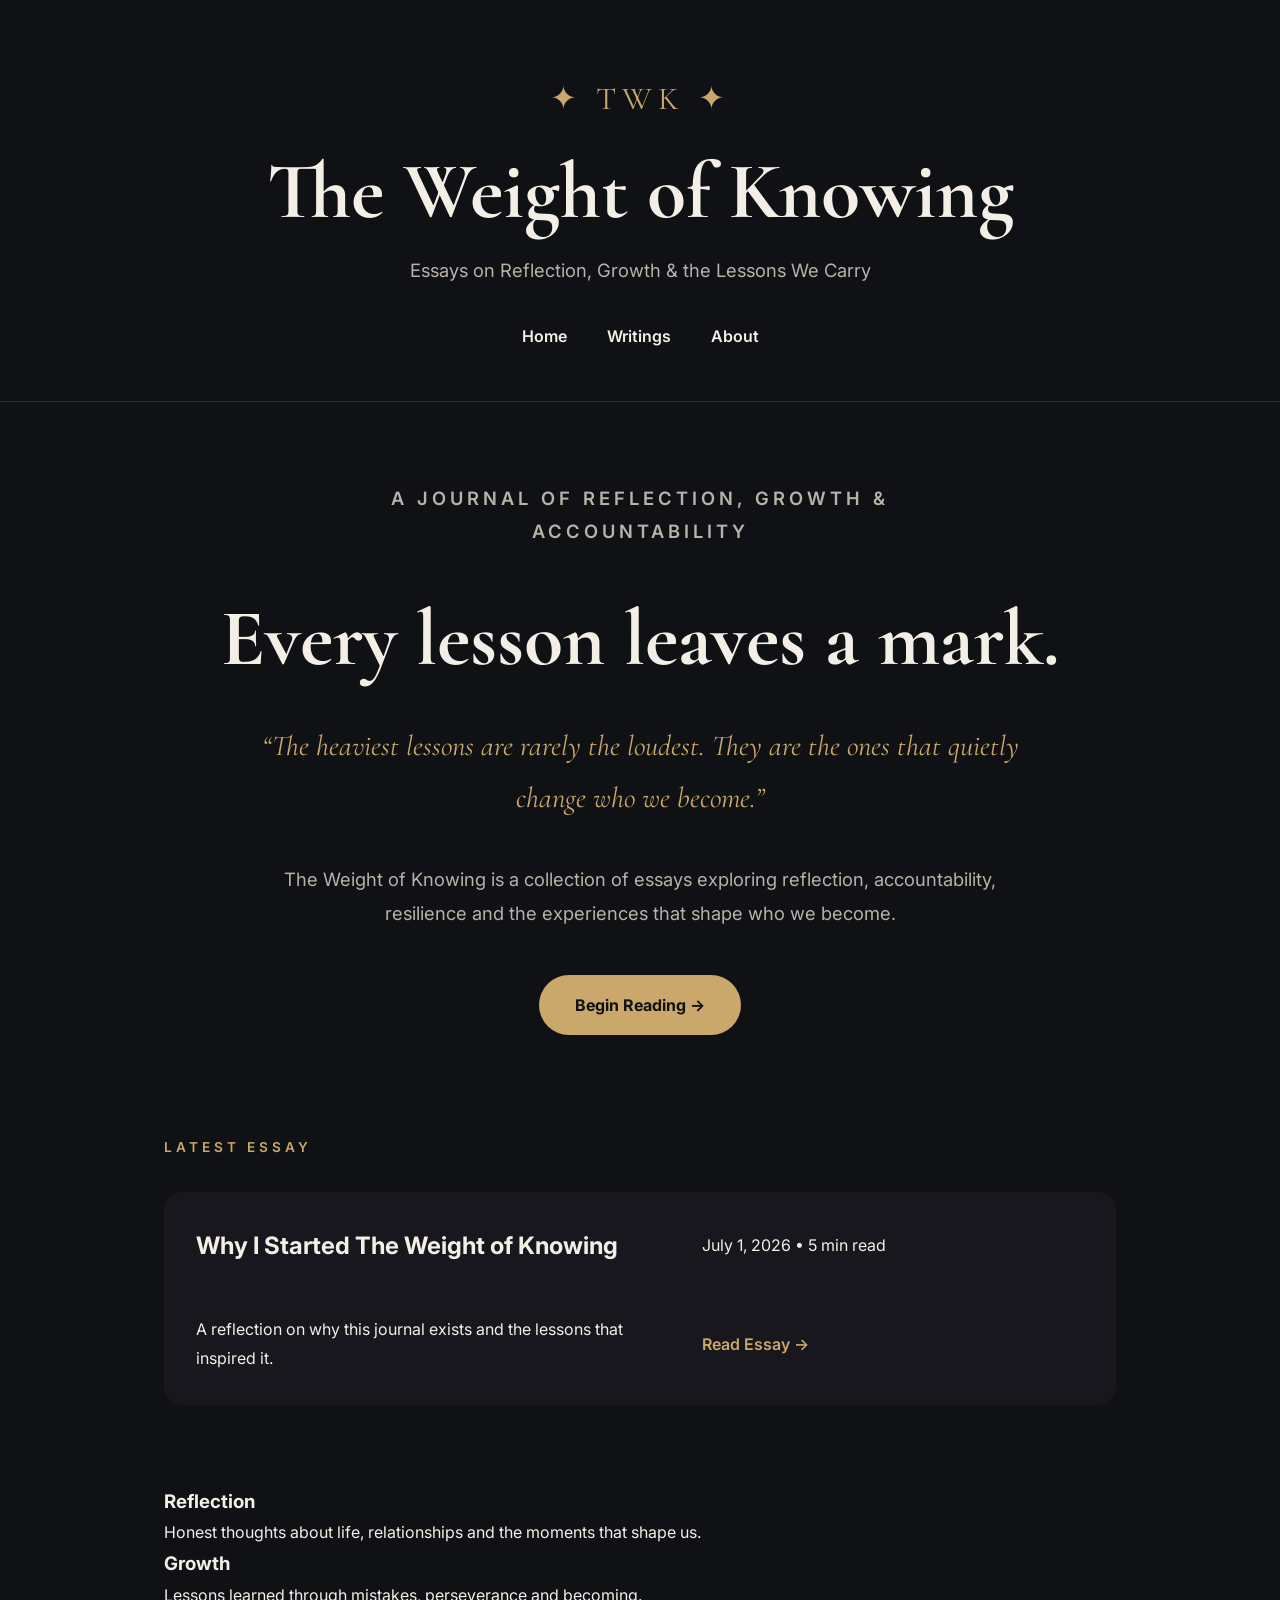
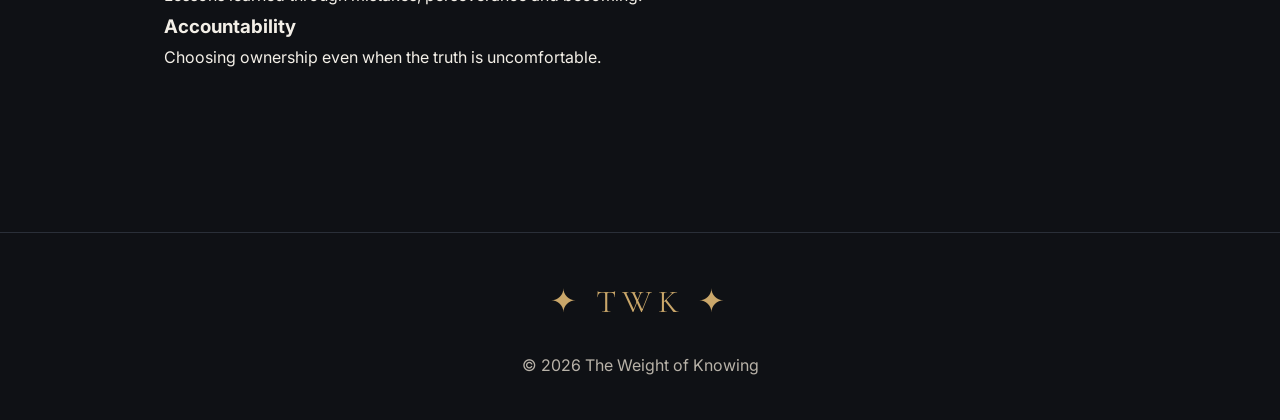
<file: index.html>
<!DOCTYPE html>

<html lang="en">

<head>

    <meta charset="UTF-8">

    <meta name="viewport" content="width=device-width, initial-scale=1.0">

    <title>The Weight of Knowing</title>

    <link rel="stylesheet" href="style.css">

</head>

<body>

<header class="site-header">

    <div class="brand-mark">✦ TWK ✦</div>

    <h1>The Weight of Knowing</h1>

    <p class="tagline">

        Essays on Reflection, Growth & the Lessons We Carry

    </p>

    <nav>

        <a href="index.html">Home</a>

        <a href="writings.html">Writings</a>
<a href="about.html">About</a>
    </nav>

</header>

<main>

<section class="hero">

    <p class="eyebrow">

        A Journal of Reflection, Growth & Accountability

    </p>

    <h2>

        Every lesson leaves a mark.

    </h2>

    <blockquote>

        “The heaviest lessons are rarely the loudest.

        They are the ones that quietly change who we become.”

    </blockquote>

    <p>

        The Weight of Knowing is a collection of essays exploring

        reflection, accountability, resilience and the experiences

        that shape who we become.

    </p>

    <a class="button" href="writings.html">

        Begin Reading →

    </a>



</section>

<section class="featured">

    <p class="eyebrow">

        Latest Essay

    </p>

    <div class="card">

        <h2>

            Why I Started The Weight of Knowing

        </h2>

        <p class="meta">

            July 1, 2026 • 5 min read

        </p>

        <p>

            A reflection on why this journal exists and the lessons

            that inspired it.

        </p>

        <a href="why-i-started.html">

            Read Essay →

        </a>

    </div>

</section>

<section class="values">

    <div class="value-card">

        <h3>Reflection</h3>

        <p>

            Honest thoughts about life,

            relationships and the moments

            that shape us.

        </p>

    </div>

    <div class="value-card">

        <h3>Growth</h3>

        <p>

            Lessons learned through

            mistakes, perseverance and

            becoming.

        </p>

    </div>

    <div class="value-card">

        <h3>Accountability</h3>

        <p>

            Choosing ownership even when

            the truth is uncomfortable.

        </p>

    </div>

</section>

</main>

<footer>

    <div class="brand-mark">

        ✦ TWK ✦

    </div>

    <p>

        © 2026 The Weight of Knowing

    </p>

</footer>

</body>

</html>
</file>
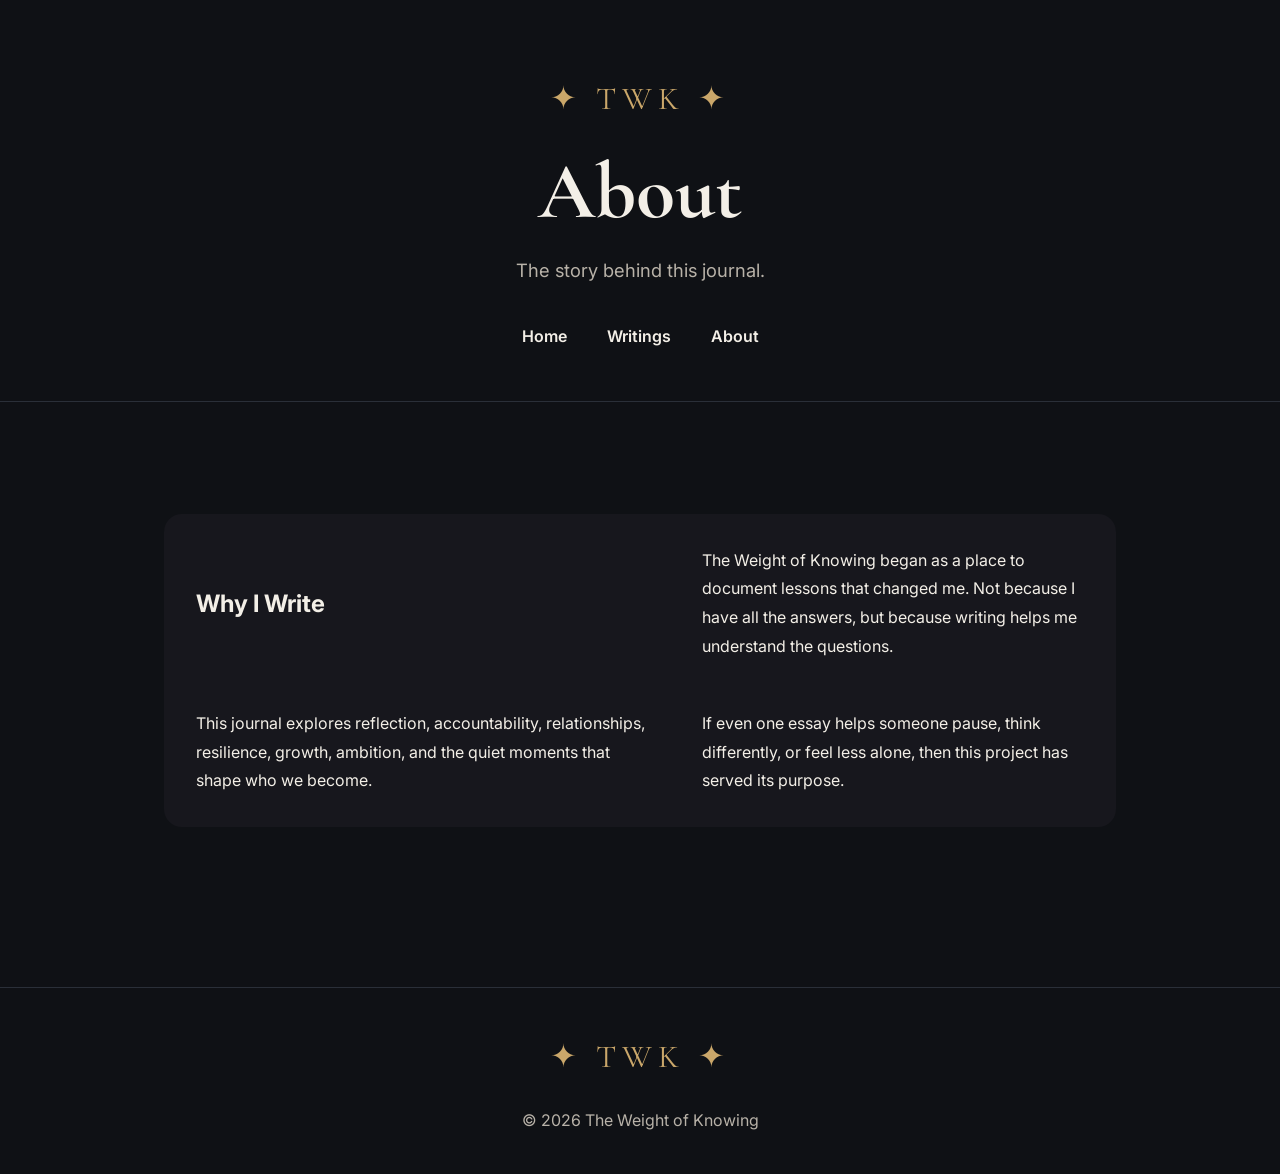
<file: about.html>
<!DOCTYPE html>

<html lang="en">

<head>

    <meta charset="UTF-8">

    <meta name="viewport" content="width=device-width, initial-scale=1.0">

    <title>About | The Weight of Knowing</title>

    <link rel="stylesheet" href="style.css">

</head>

<body>

<header class="site-header">

    <div class="brand-mark">✦ TWK ✦</div>

    <h1>About</h1>

    <p class="tagline">

        The story behind this journal.

    </p>

    <nav>

        <a href="index.html">Home</a>

        <a href="writings.html">Writings</a>

        <a href="about.html">About</a>

    </nav>

</header>

<main>

<section class="card">

<h2>Why I Write</h2>

<p>

The Weight of Knowing began as a place to document lessons that changed me.

Not because I have all the answers, but because writing helps me understand

the questions.

</p>

<p>

This journal explores reflection, accountability, relationships, resilience,

growth, ambition, and the quiet moments that shape who we become.

</p>

<p>

If even one essay helps someone pause, think differently, or feel less alone,

then this project has served its purpose.

</p>

</section>

</main>

<footer>

<div class="brand-mark">✦ TWK ✦</div>

<p>© 2026 The Weight of Knowing</p>

</footer>

</body>

</html>
</file>
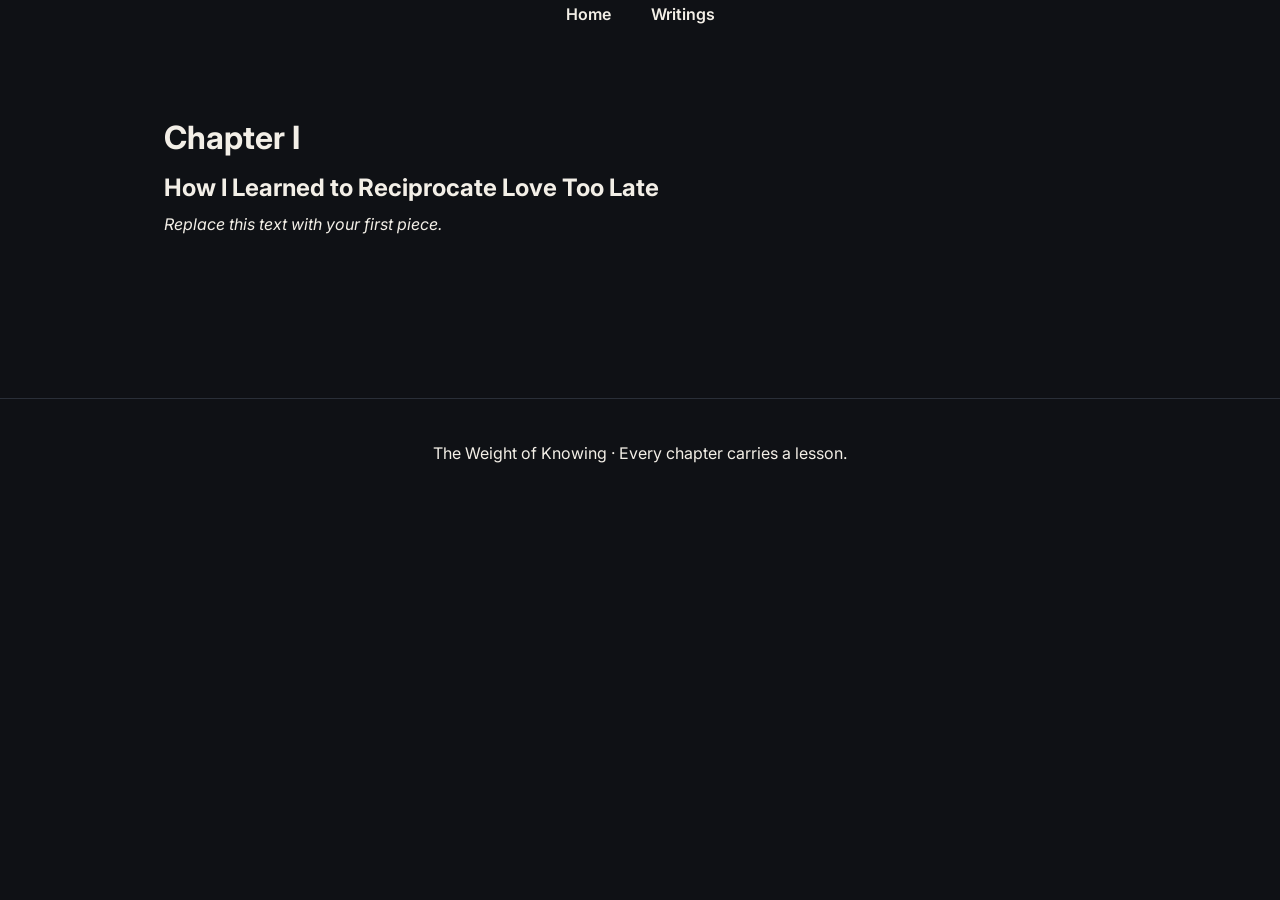
<file: chapter-1.html>
<!DOCTYPE html><html><head><meta charset="utf-8"><meta name="viewport" content="width=device-width,initial-scale=1">
<title>Chapter I</title><link rel="stylesheet" href="style.css"></head><body><nav><a href="index.html">Home</a><a href="writings.html">Writings</a></nav>
<main><h1>Chapter I</h1><h2>How I Learned to Reciprocate Love Too Late</h2><p><em>Replace this text with your first piece.</em></p></main>
<footer>The Weight of Knowing · Every chapter carries a lesson.</footer></body></html>
</file>
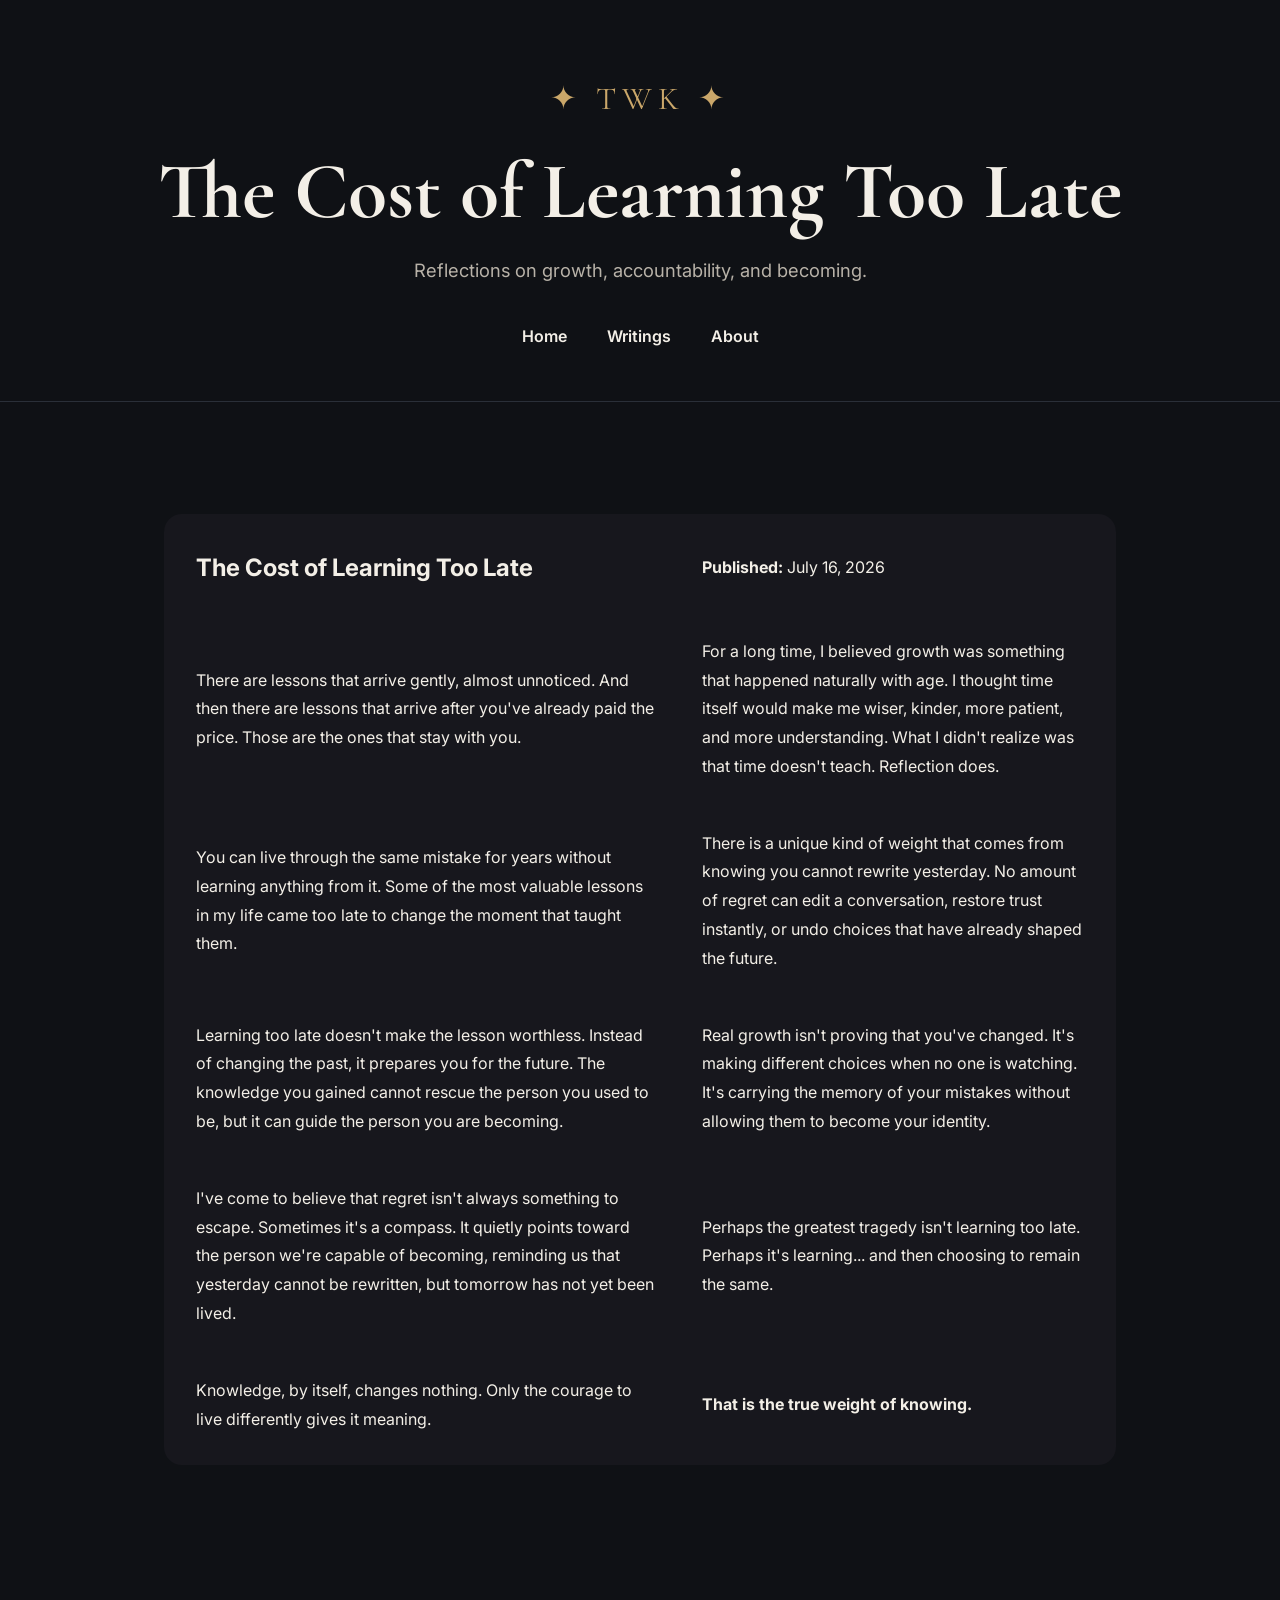
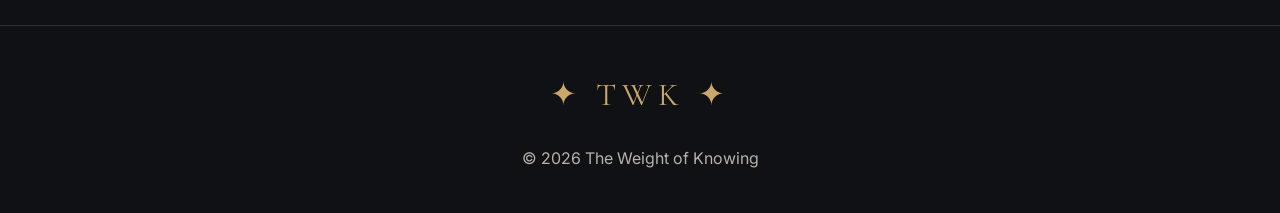
<file: the-cost-of-learning-too-late.html>
<!DOCTYPE html>

<html lang="en">

<head>

    <meta charset="UTF-8">

    <meta name="viewport" content="width=device-width, initial-scale=1.0">

    <title>The Cost of Learning Too Late | The Weight of Knowing</title>

    <link rel="stylesheet" href="style.css">

</head>

<body>

<header class="site-header">

    <div class="brand-mark">✦ TWK ✦</div>

    <h1>The Cost of Learning Too Late</h1>

    <p class="tagline">

        Reflections on growth, accountability, and becoming.

    </p>

    <nav>

        <a href="index.html">Home</a>

        <a href="writings.html">Writings</a>

        <a href="about.html">About</a>

    </nav>

</header>

<main>

<section class="card">

<h2>The Cost of Learning Too Late</h2>

<p><strong>Published:</strong> July 16, 2026</p>

<p>

There are lessons that arrive gently, almost unnoticed.

And then there are lessons that arrive after you've already paid the price.

Those are the ones that stay with you.

</p>

<p>

For a long time, I believed growth was something that happened naturally with age.

I thought time itself would make me wiser, kinder, more patient, and more understanding.

What I didn't realize was that time doesn't teach. Reflection does.

</p>

<p>

You can live through the same mistake for years without learning anything from it.

Some of the most valuable lessons in my life came too late to change the moment that taught them.

</p>

<p>

There is a unique kind of weight that comes from knowing you cannot rewrite yesterday.

No amount of regret can edit a conversation, restore trust instantly, or undo choices that have already shaped the future.

</p>

<p>

Learning too late doesn't make the lesson worthless.

Instead of changing the past, it prepares you for the future.

The knowledge you gained cannot rescue the person you used to be, but it can guide the person you are becoming.

</p>

<p>

Real growth isn't proving that you've changed.

It's making different choices when no one is watching.

It's carrying the memory of your mistakes without allowing them to become your identity.

</p>

<p>

I've come to believe that regret isn't always something to escape.

Sometimes it's a compass.

It quietly points toward the person we're capable of becoming, reminding us that yesterday cannot be rewritten, but tomorrow has not yet been lived.

</p>

<p>

Perhaps the greatest tragedy isn't learning too late.

Perhaps it's learning... and then choosing to remain the same.

</p>

<p>

Knowledge, by itself, changes nothing.

Only the courage to live differently gives it meaning.

</p>

<p><strong>That is the true weight of knowing.</strong></p>

</section>

</main>

<footer>

    <div class="brand-mark">✦ TWK ✦</div>

    <p>© 2026 The Weight of Knowing</p>

</footer>

</body>

</html>
</file>
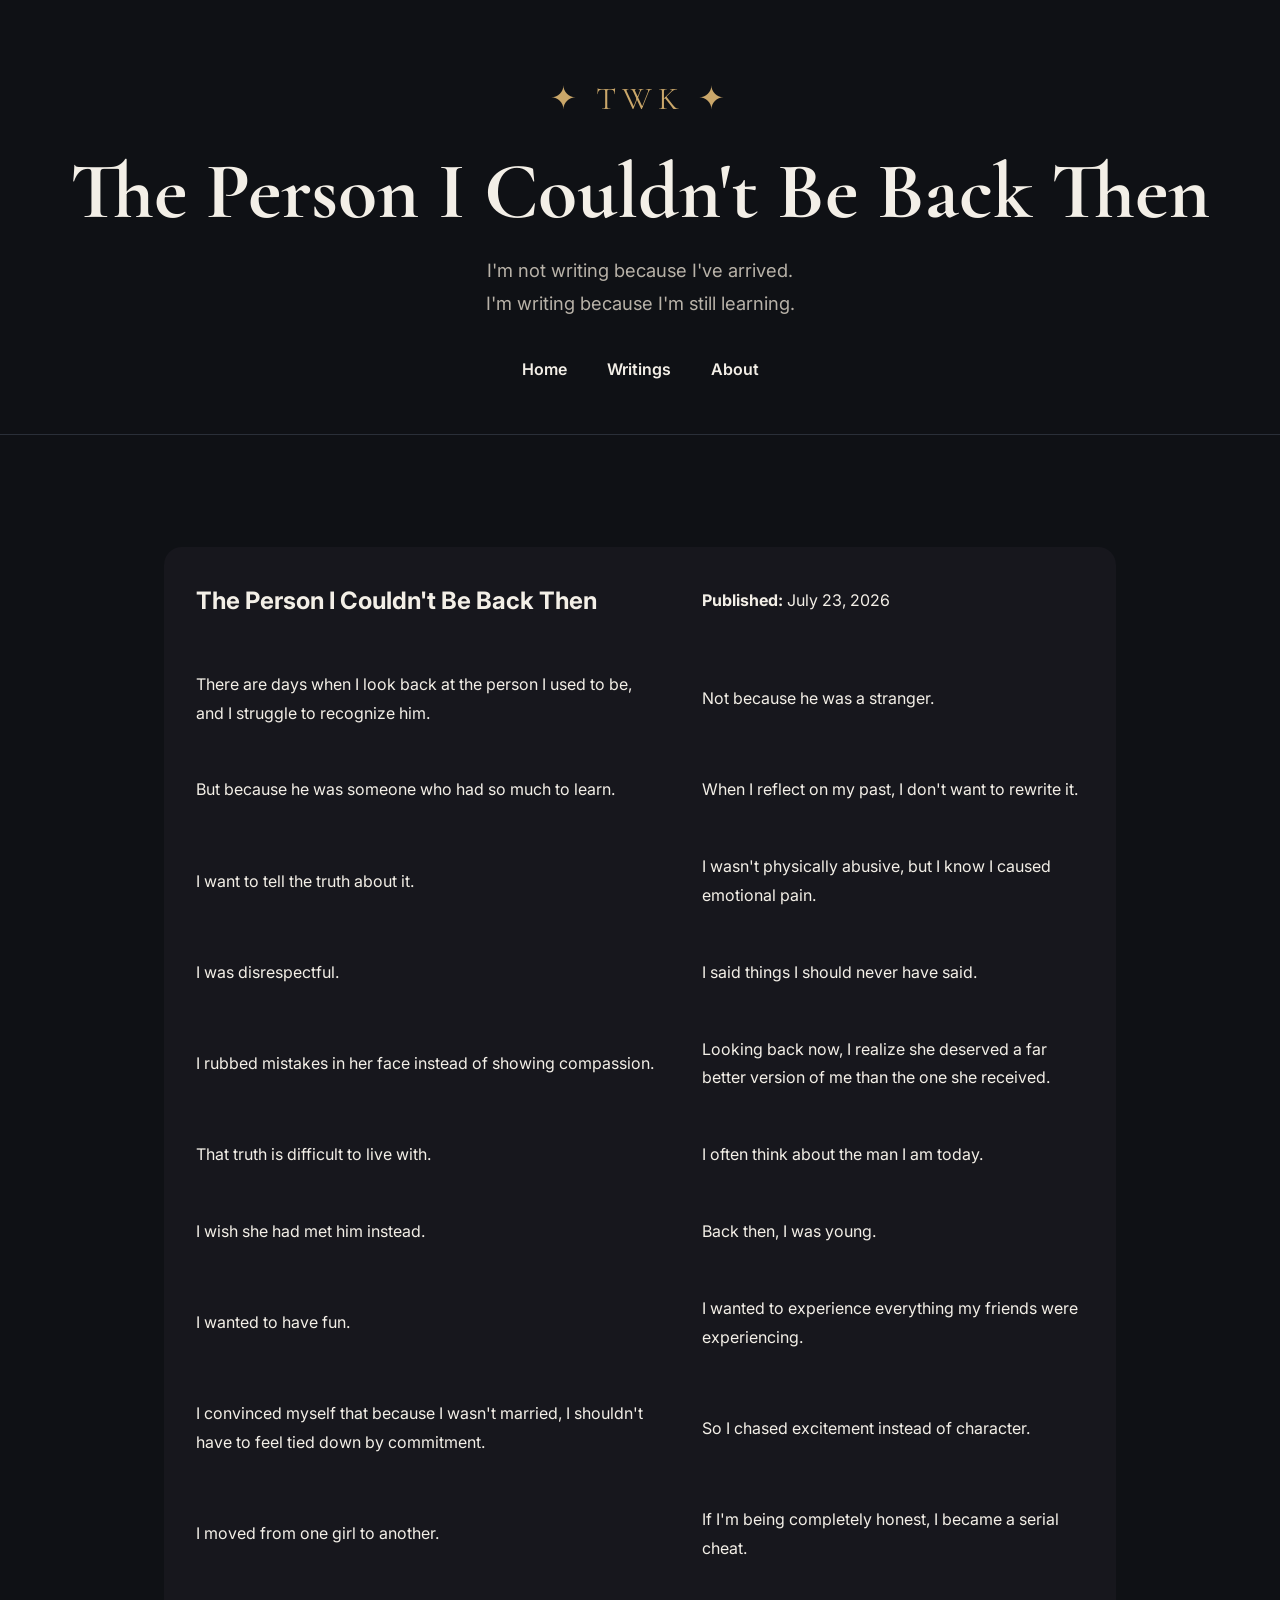
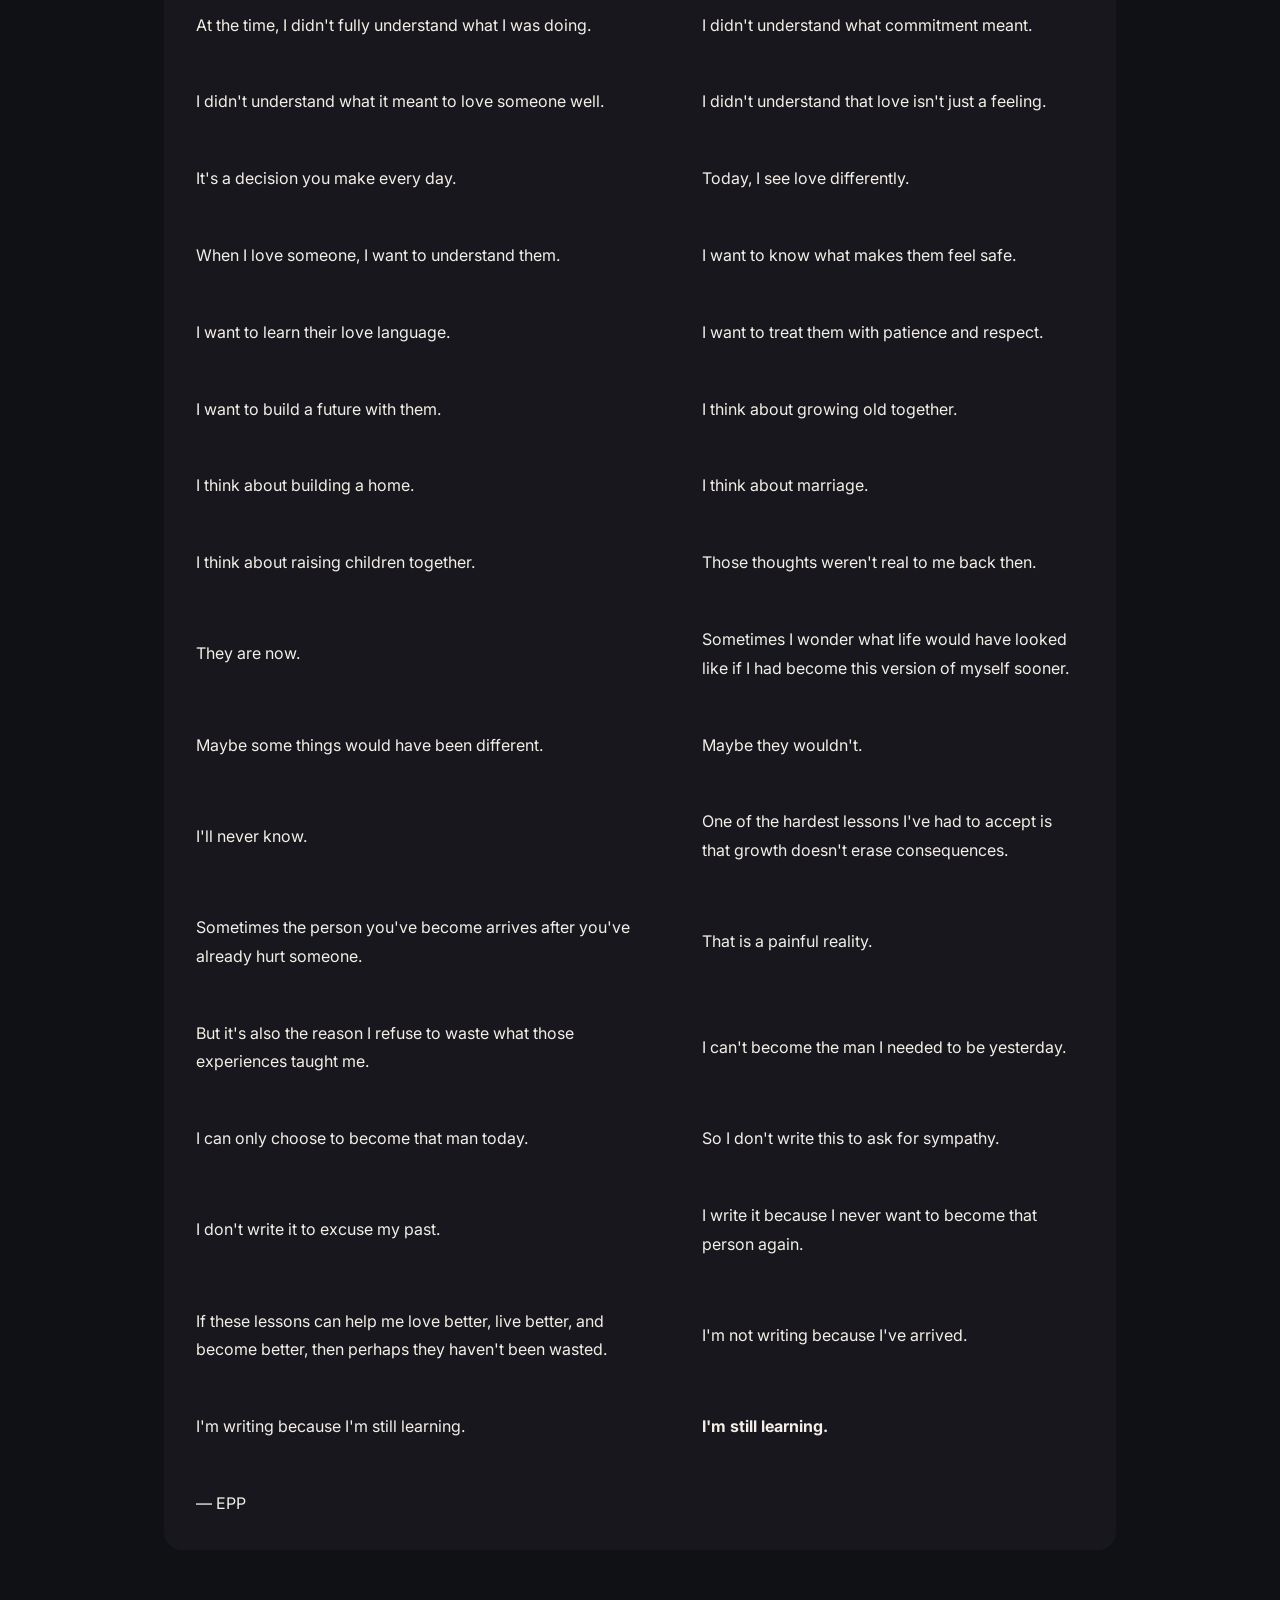
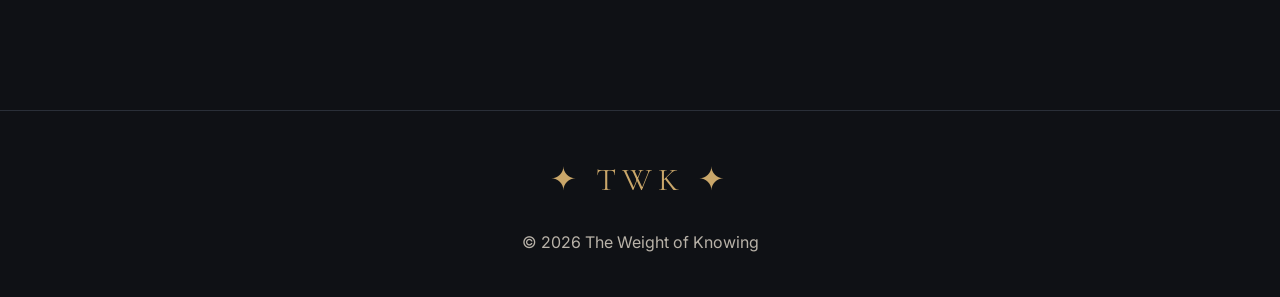
<file: the-person-i-couldnt-be-back-then.html>
<!DOCTYPE html>

<html lang="en">

<head>

    <meta charset="UTF-8">

    <meta name="viewport" content="width=device-width, initial-scale=1.0">

    <title>The Person I Couldn't Be Back Then | The Weight of Knowing</title>

    <link rel="stylesheet" href="style.css">

</head>

<body>

<header class="site-header">

    <div class="brand-mark">✦ TWK ✦</div>

    <h1>The Person I Couldn't Be Back Then</h1>

    <p class="tagline">

        I'm not writing because I've arrived.<br>

        I'm writing because I'm still learning.

    </p>

    <nav>

        <a href="index.html">Home</a>

        <a href="writings.html">Writings</a>

        <a href="about.html">About</a>

    </nav>

</header>

<main>

<section class="card">

<h2>The Person I Couldn't Be Back Then</h2>

<p><strong>Published:</strong> July 23, 2026</p>

<p>There are days when I look back at the person I used to be, and I struggle to recognize him.</p>

<p>Not because he was a stranger.</p>

<p>But because he was someone who had so much to learn.</p>

<p>When I reflect on my past, I don't want to rewrite it.</p>

<p>I want to tell the truth about it.</p>

<p>I wasn't physically abusive, but I know I caused emotional pain.</p>

<p>I was disrespectful.</p>

<p>I said things I should never have said.</p>

<p>I rubbed mistakes in her face instead of showing compassion.</p>

<p>Looking back now, I realize she deserved a far better version of me than the one she received.</p>

<p>That truth is difficult to live with.</p>

<p>I often think about the man I am today.</p>

<p>I wish she had met him instead.</p>

<p>Back then, I was young.</p>

<p>I wanted to have fun.</p>

<p>I wanted to experience everything my friends were experiencing.</p>

<p>I convinced myself that because I wasn't married, I shouldn't have to feel tied down by commitment.</p>

<p>So I chased excitement instead of character.</p>

<p>I moved from one girl to another.</p>

<p>If I'm being completely honest, I became a serial cheat.</p>

<p>At the time, I didn't fully understand what I was doing.</p>

<p>I didn't understand what commitment meant.</p>

<p>I didn't understand what it meant to love someone well.</p>

<p>I didn't understand that love isn't just a feeling.</p>

<p>It's a decision you make every day.</p>

<p>Today, I see love differently.</p>

<p>When I love someone, I want to understand them.</p>

<p>I want to know what makes them feel safe.</p>

<p>I want to learn their love language.</p>

<p>I want to treat them with patience and respect.</p>

<p>I want to build a future with them.</p>

<p>I think about growing old together.</p>

<p>I think about building a home.</p>

<p>I think about marriage.</p>

<p>I think about raising children together.</p>

<p>Those thoughts weren't real to me back then.</p>

<p>They are now.</p>

<p>Sometimes I wonder what life would have looked like if I had become this version of myself sooner.</p>

<p>Maybe some things would have been different.</p>

<p>Maybe they wouldn't.</p>

<p>I'll never know.</p>

<p>One of the hardest lessons I've had to accept is that growth doesn't erase consequences.</p>

<p>Sometimes the person you've become arrives after you've already hurt someone.</p>

<p>That is a painful reality.</p>

<p>But it's also the reason I refuse to waste what those experiences taught me.</p>

<p>I can't become the man I needed to be yesterday.</p>

<p>I can only choose to become that man today.</p>

<p>So I don't write this to ask for sympathy.</p>

<p>I don't write it to excuse my past.</p>

<p>I write it because I never want to become that person again.</p>

<p>If these lessons can help me love better, live better, and become better, then perhaps they haven't been wasted.</p>

<p>I'm not writing because I've arrived.</p>

<p>I'm writing because I'm still learning.</p>

<p><strong>I'm still learning.</strong></p>

<p>— EPP</p>

</section>

</main>

<footer>

    <div class="brand-mark">✦ TWK ✦</div>

    <p>© 2026 The Weight of Knowing</p>

</footer>

</body>

</html>
</file>
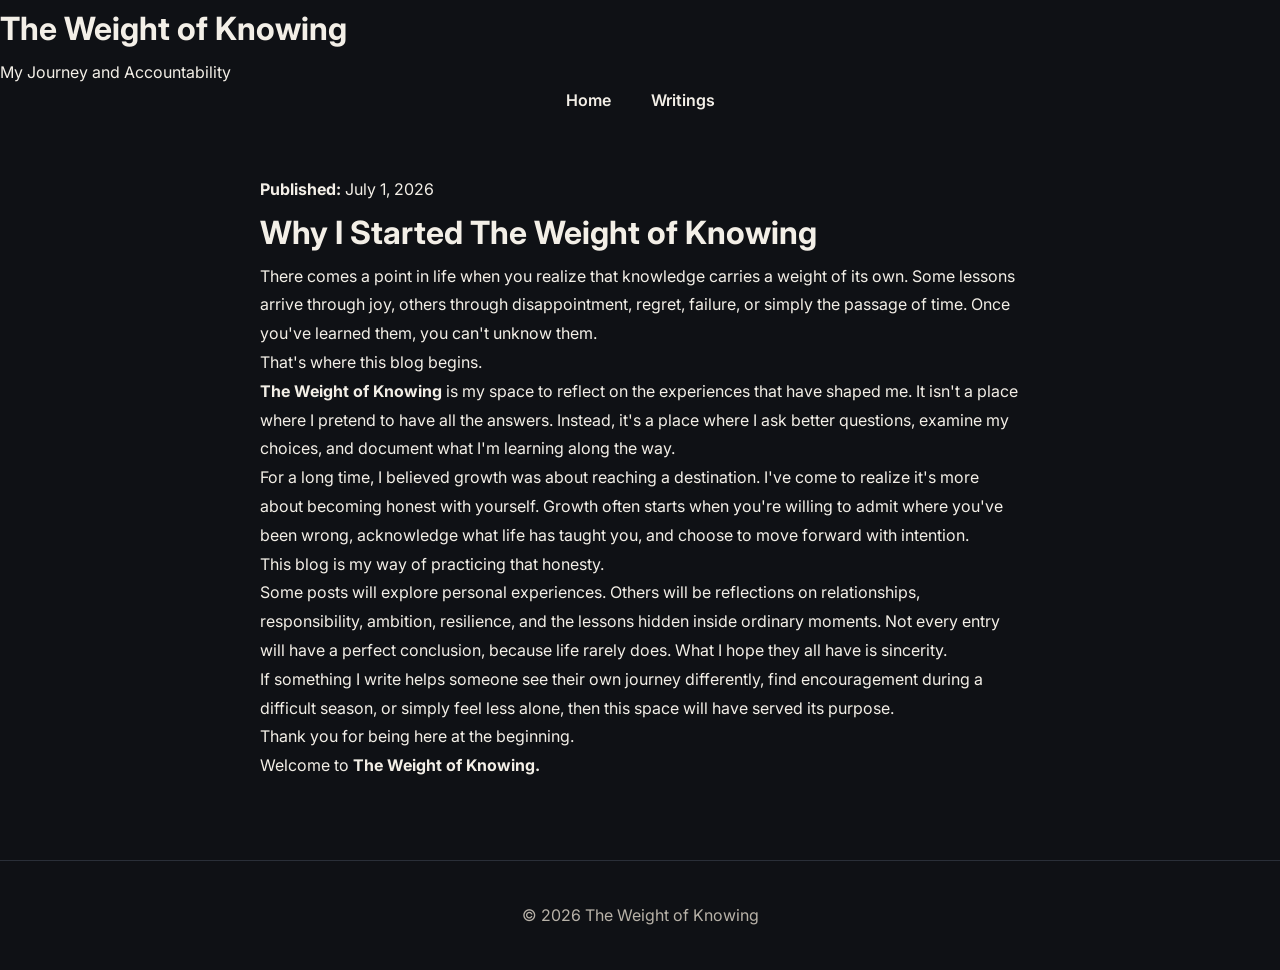
<file: why-i-started.html>
<!DOCTYPE html>

<html lang="en">

<head>

  <meta charset="UTF-8">

  <meta name="viewport" content="width=device-width, initial-scale=1.0">

  <title>Why I Started The Weight of Knowing</title>

  <link rel="stylesheet" href="style.css">

</head>

<body>

<header>

  <h1>The Weight of Knowing</h1>

  <p>My Journey and Accountability</p>

  <nav>

    <a href="index.html">Home</a>

    <a href="writings.html">Writings</a>

  </nav>

</header>

<main style="max-width: 800px; margin: 60px auto; padding: 0 20px;">

  <p><strong>Published:</strong> July 1, 2026</p>

  <h1>Why I Started The Weight of Knowing</h1>

  <p>There comes a point in life when you realize that knowledge carries a weight of its own. Some lessons arrive through joy, others through disappointment, regret, failure, or simply the passage of time. Once you've learned them, you can't unknow them.</p>

  <p>That's where this blog begins.</p>

  <p><strong>The Weight of Knowing</strong> is my space to reflect on the experiences that have shaped me. It isn't a place where I pretend to have all the answers. Instead, it's a place where I ask better questions, examine my choices, and document what I'm learning along the way.</p>

  <p>For a long time, I believed growth was about reaching a destination. I've come to realize it's more about becoming honest with yourself. Growth often starts when you're willing to admit where you've been wrong, acknowledge what life has taught you, and choose to move forward with intention.</p>

  <p>This blog is my way of practicing that honesty.</p>

  <p>Some posts will explore personal experiences. Others will be reflections on relationships, responsibility, ambition, resilience, and the lessons hidden inside ordinary moments. Not every entry will have a perfect conclusion, because life rarely does. What I hope they all have is sincerity.</p>

  <p>If something I write helps someone see their own journey differently, find encouragement during a difficult season, or simply feel less alone, then this space will have served its purpose.</p>

  <p>Thank you for being here at the beginning.</p>

  <p>Welcome to <strong>The Weight of Knowing.</strong></p>

</main>

<footer>

  <p>© 2026 The Weight of Knowing</p>

</footer>

</body>

</html>
</file>
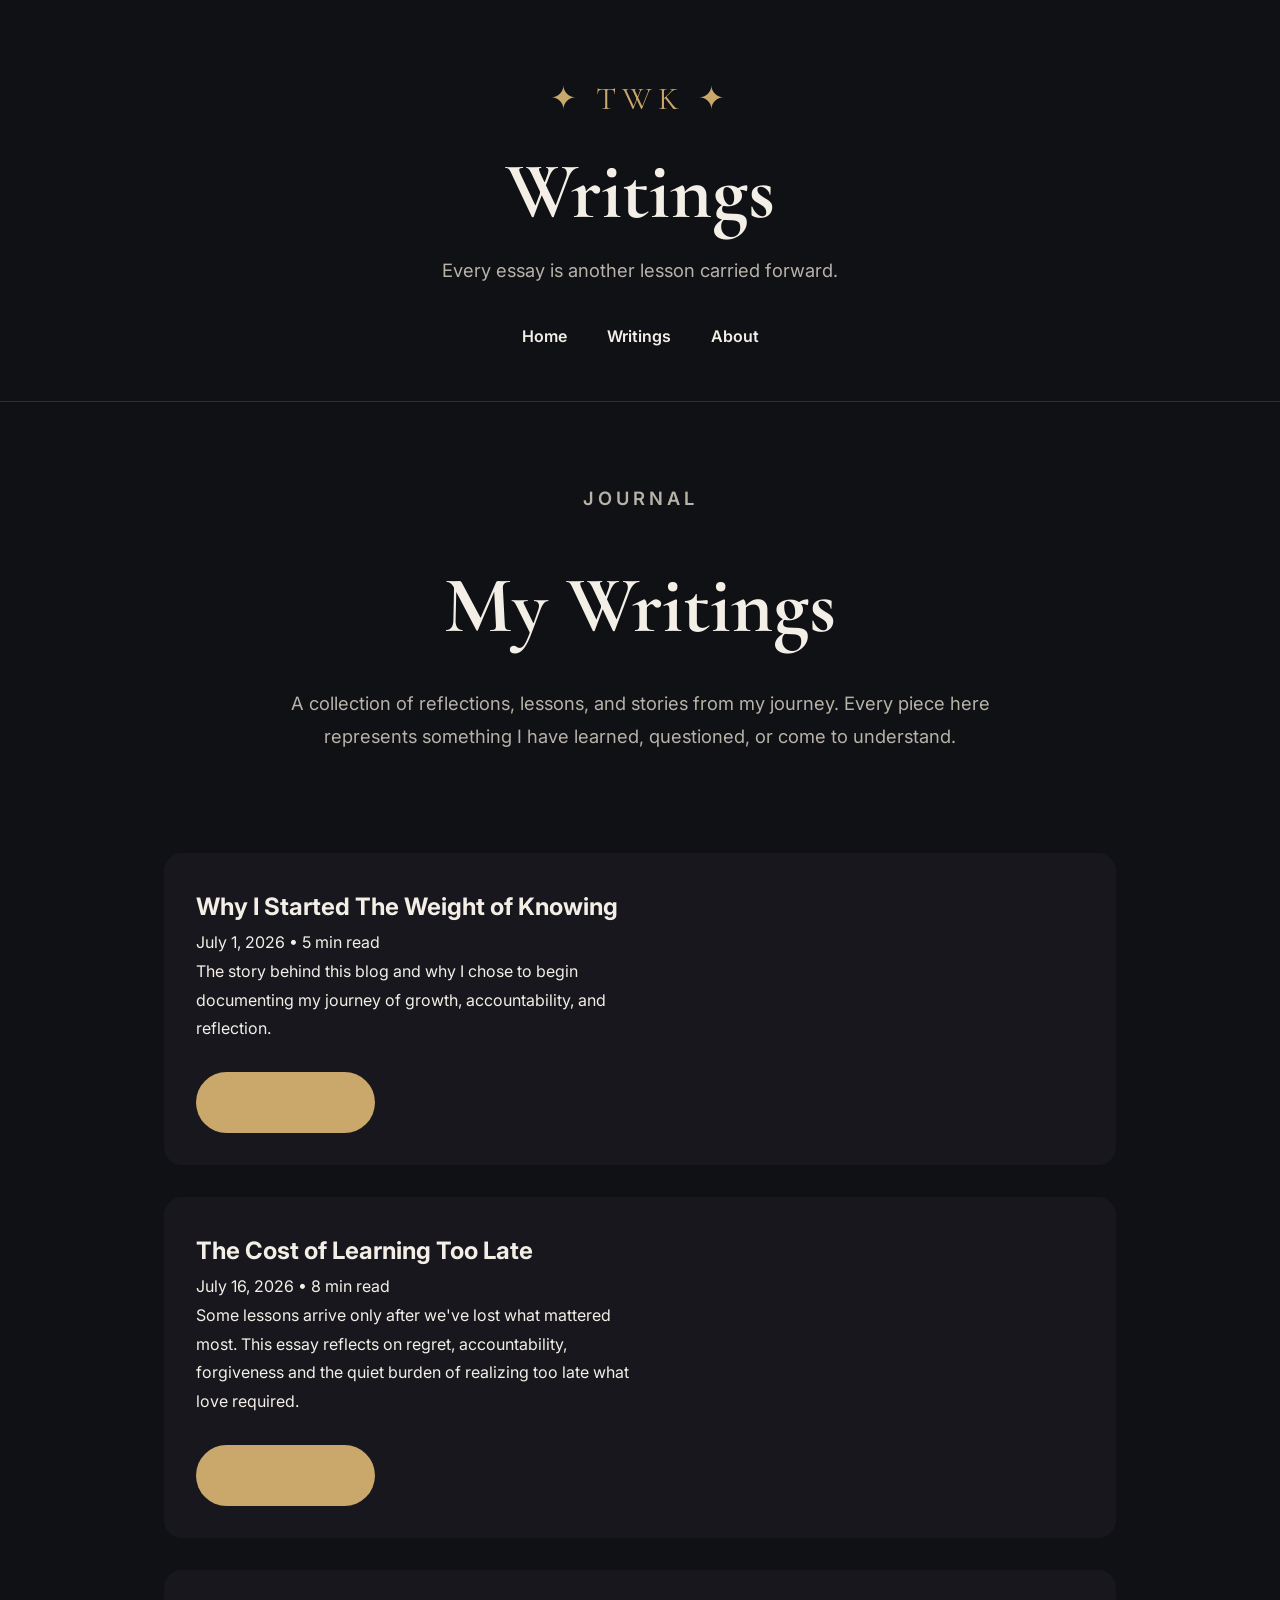
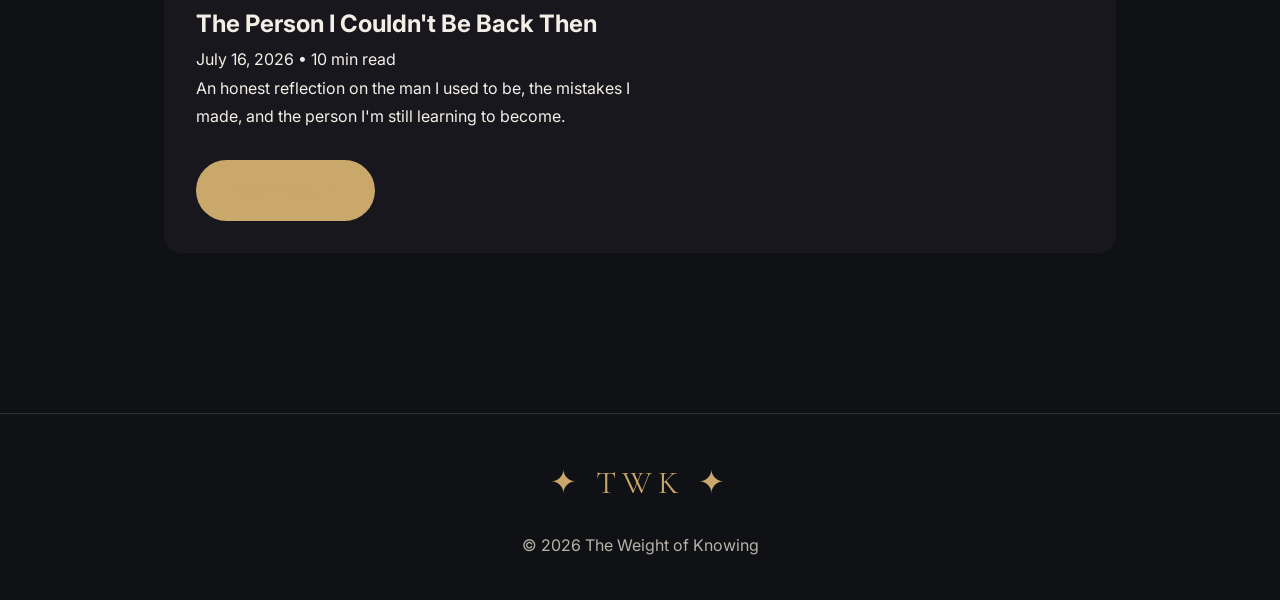
<file: writings.html>
<!DOCTYPE html>

<html lang="en">

<head>

    <meta charset="UTF-8">

    <meta name="viewport" content="width=device-width, initial-scale=1.0">

    <title>Writings | The Weight of Knowing</title>

    <link rel="stylesheet" href="style.css">

</head>

<body>

<header class="site-header">

    <div class="brand-mark">✦ TWK ✦</div>

    <h1>Writings</h1>

    <p class="tagline">

        Every essay is another lesson carried forward.

    </p>

    <nav>

        <a href="index.html">Home</a>

        <a href="writings.html">Writings</a>
<a href="about.html">About</a>
    </nav>

</header>

<main>

<section class="hero">

    <p class="eyebrow">Journal</p>

    <h2>My Writings</h2>

    <p>

        A collection of reflections, lessons, and stories from my journey.

        Every piece here represents something I have learned, questioned,

        or come to understand.

    </p>

</section>

<section class="featured">

    <div class="card">

        <div>

            <h2>Why I Started The Weight of Knowing</h2>

            <p class="meta">

                July 1, 2026 • 5 min read

            </p>

            <p>

                The story behind this blog and why I chose to begin documenting

                my journey of growth, accountability, and reflection.

            </p>

            <br>

            <a class="button" href="why-i-started.html">

                Read Essay →

            </a>

        </div>

    </div>
    <div class="card">

    <div>

        <h2>The Cost of Learning Too Late</h2>

        <p class="meta">

            July 16, 2026 • 8 min read

        </p>

        <p>

            Some lessons arrive only after we've lost what mattered most. This essay reflects on regret, accountability, forgiveness and the quiet burden of realizing too late what love required.

        </p>

        <br>

        <a class="button" href="the-cost-of-learning-too-late.html">

            Read Essay →

        </a>

    </div>

</div>
<div class="card">

    <div>

        <h2>The Person I Couldn't Be Back Then</h2>

        <p class="meta">

            July 16, 2026 • 10 min read

        </p>

        <p>

            An honest reflection on the man I used to be, the mistakes I made, and the person I'm still learning to become.

        </p>

        <br>

        <a class="button" href="the-person-i-couldnt-be-back-then.html">

            Read Essay →

        </a>

    </div>

</div>
</section>

</main>

<footer>

    <div class="brand-mark">✦ TWK ✦</div>

    <p>© 2026 The Weight of Knowing</p>

</footer>

</body>

</html>
</file>
<file: style.css>
/* ==========================================

   THE WEIGHT OF KNOWING v2.0

   Part A — Foundation, Header & Hero

========================================== */

@import url('https://fonts.googleapis.com/css2?family=Cormorant+Garamond:wght@500;600;700&family=Inter:wght@300;400;500;600;700&display=swap');

/* ---------- Brand Colors ---------- */

:root{

    --bg:#0f1115;

    --surface:#171a20;

    --border:#2a2f38;

    --text:#f3efe7;

    --muted:#b8b2a8;

    --accent:#caa76a;

    --accent-hover:#ddb97a;

}

/* ---------- Reset ---------- */

*{

    margin:0;

    padding:0;

    box-sizing:border-box;

}

html{

    scroll-behavior:smooth;

}

body{

    background:var(--bg);

    color:var(--text);

    font-family:'Inter',sans-serif;

    line-height:1.8;

}

/* ---------- Links ---------- */

a{

    text-decoration:none;

}

/* ---------- Header ---------- */

.site-header{

    text-align:center;

    padding:70px 20px 50px;

    border-bottom:1px solid var(--border);

}

.brand-mark{

    color:var(--accent);

    font-family:'Cormorant Garamond',serif;

    font-size:2rem;

    letter-spacing:6px;

    margin-bottom:20px;

}

.site-header h1{

    font-family:'Cormorant Garamond',serif;

    font-size:clamp(3rem,8vw,5rem);

    line-height:1.1;

    margin-bottom:18px;

}

.tagline{

    color:var(--muted);

    font-size:1.15rem;

    max-width:700px;

    margin:0 auto 35px;

}

/* ---------- Navigation ---------- */

nav{

    display:flex;

    justify-content:center;

    gap:40px;

}

nav a{

    color:var(--text);

    font-weight:600;

    transition:.3s;

}

nav a:hover{

    color:var(--accent);

}

/* ---------- Main ---------- */

main{

    max-width:1000px;

    margin:auto;

    padding:80px 24px;

}

/* ---------- Hero ---------- */

.hero{

    text-align:center;

    margin-bottom:100px;

}

.eyebrow{

    color:var(--accent);

    text-transform:uppercase;

    letter-spacing:4px;

    font-size:.85rem;

    font-weight:600;

    margin-bottom:28px;

}

.hero h2{

    font-family:'Cormorant Garamond',serif;

    font-size:clamp(3rem,9vw,5rem);

    line-height:1.15;

    margin-bottom:35px;

}

blockquote{

    max-width:760px;

    margin:0 auto 40px;

    font-family:'Cormorant Garamond',serif;

    font-size:1.8rem;

    font-style:italic;

    color:var(--accent);

}

.hero p{

    max-width:720px;

    margin:0 auto 45px;

    color:var(--muted);

    font-size:1.15rem;

}

/* ---------- Button ---------- */

.button{

    display:inline-block;

    background:var(--accent);

    color:#111;

    padding:16px 36px;

    border-radius:999px;

    font-weight:700;

    transition:.3s;

}

.button:hover{

    background:var(--accent-hover);

    transform:translateY(-3px);

}
.card {

    display: grid;

    grid-template-columns: 1.2fr 1fr;

    gap: 3rem;

    align-items: center;

    background: #17171d;

    border-radius: 18px;

    padding: 2rem;

    margin-top: 2rem;

}
/* Mobile responsiveness */

@media (max-width: 768px) {

    .hero,

    .card {

        grid-template-columns: 1fr;

        text-align: center;

    }

    .hero-image {

        order: -1;

    }

    .hero-image img,

    .card img {

        width: 100%;

        height: auto;

        display: block;

        margin: 0 auto;

    }

    h1 {

        font-size: 3rem;

    }

    h2 {

        font-size: 2.3rem;

    }

    nav {

        gap: 1.5rem;

    }

    .values {

        grid-template-columns: 1fr;

    }

    .button {

        display: inline-block;

    }

}
.card img {

    width: 100%;

    border-radius: 14px;

    display: block;

}

@media (max-width: 768px) {

    .card {

        grid-template-columns: 1fr;

    }

    .card img {

        margin-bottom: 1.5rem;

    }

}
.featured {

    margin-top: 5rem;

}

.values {

    margin-top: 5rem;

}

footer {

    margin-top: 6rem;

    text-align: center;

}

img{

    max-width:100%;

    height:auto;

    display:block;

}

.hero-image{

    margin-top:50px;

}

.hero-image img{

    border-radius:18px;

    width:100%;

    max-width:750px;

    margin:0 auto;

}

footer{

    border-top:1px solid var(--border);

    margin-top:80px;

    padding:40px 20px;

    text-align:center;

}

footer p{

    color:var(--muted);

}
.card a{

    color: var(--accent);

    font-weight: 600;

}

.card a:hover{

    color: var(--accent-hover);

}
</file>
